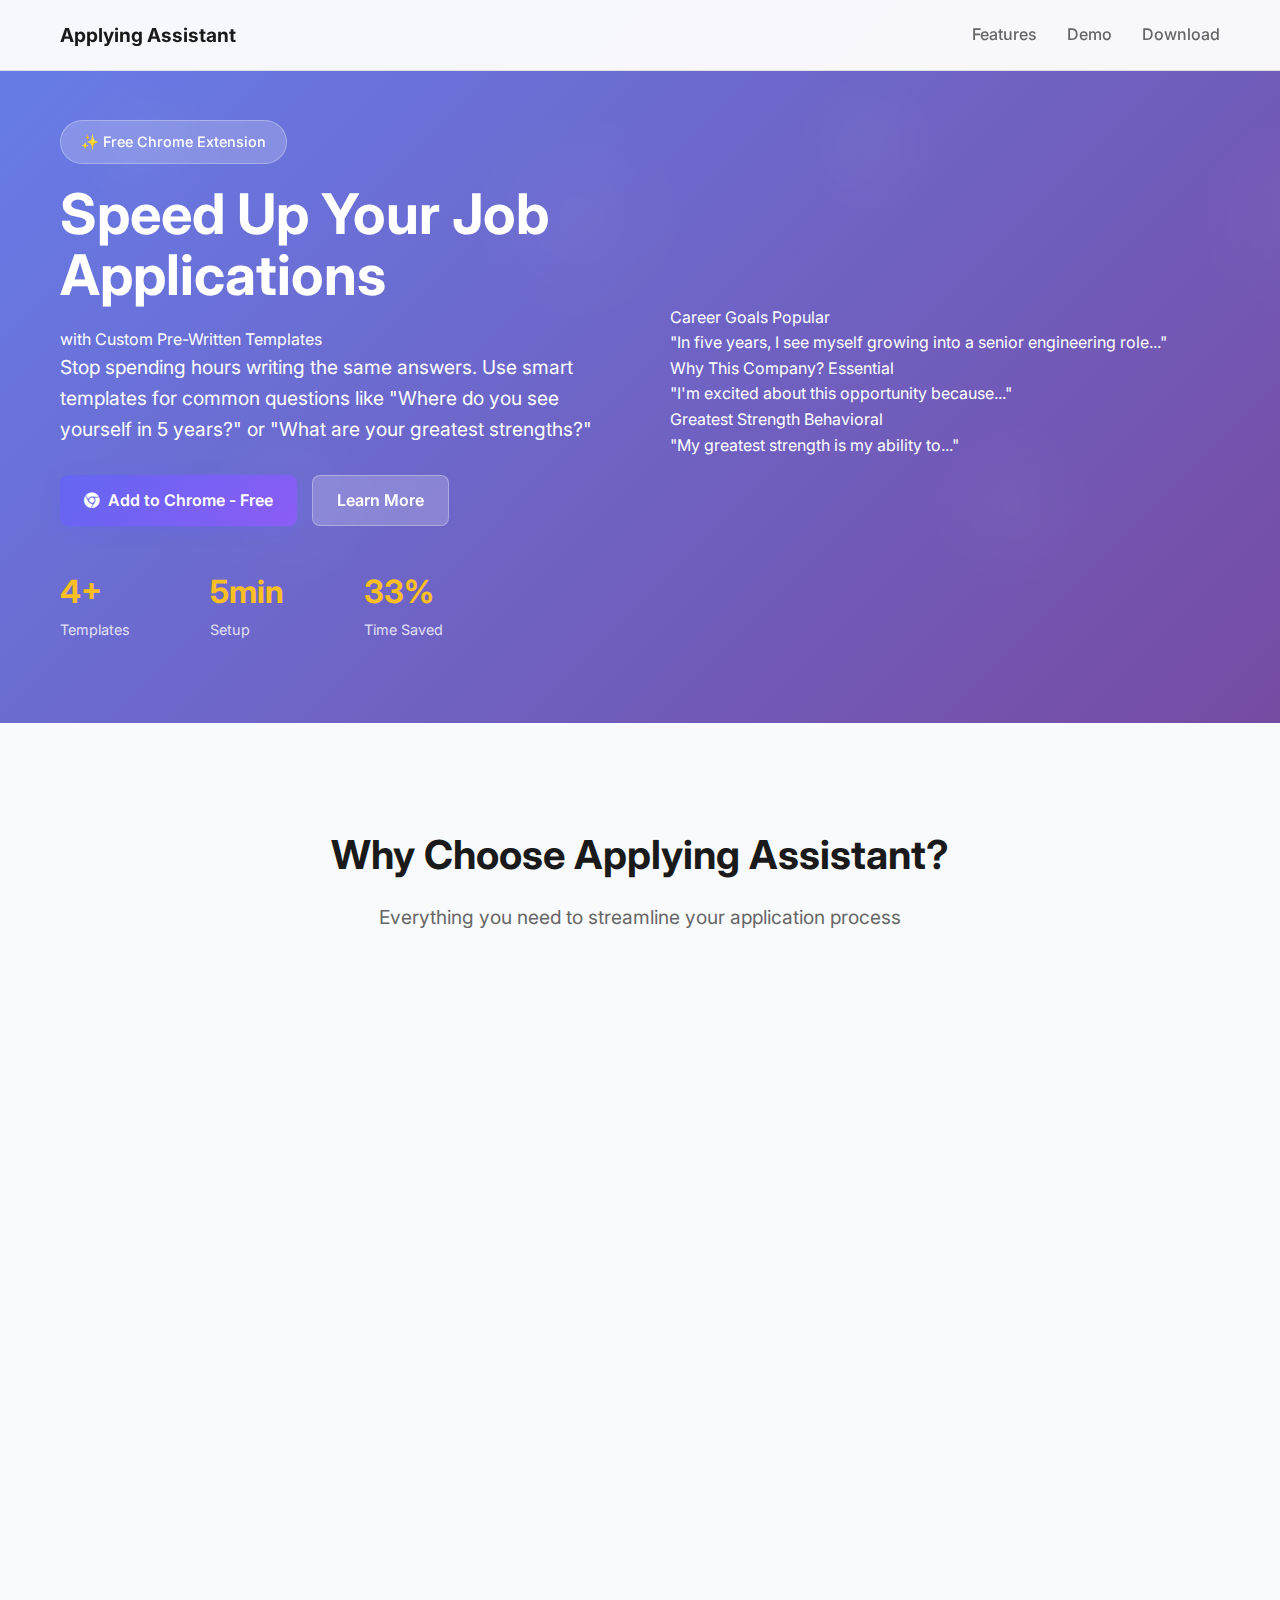
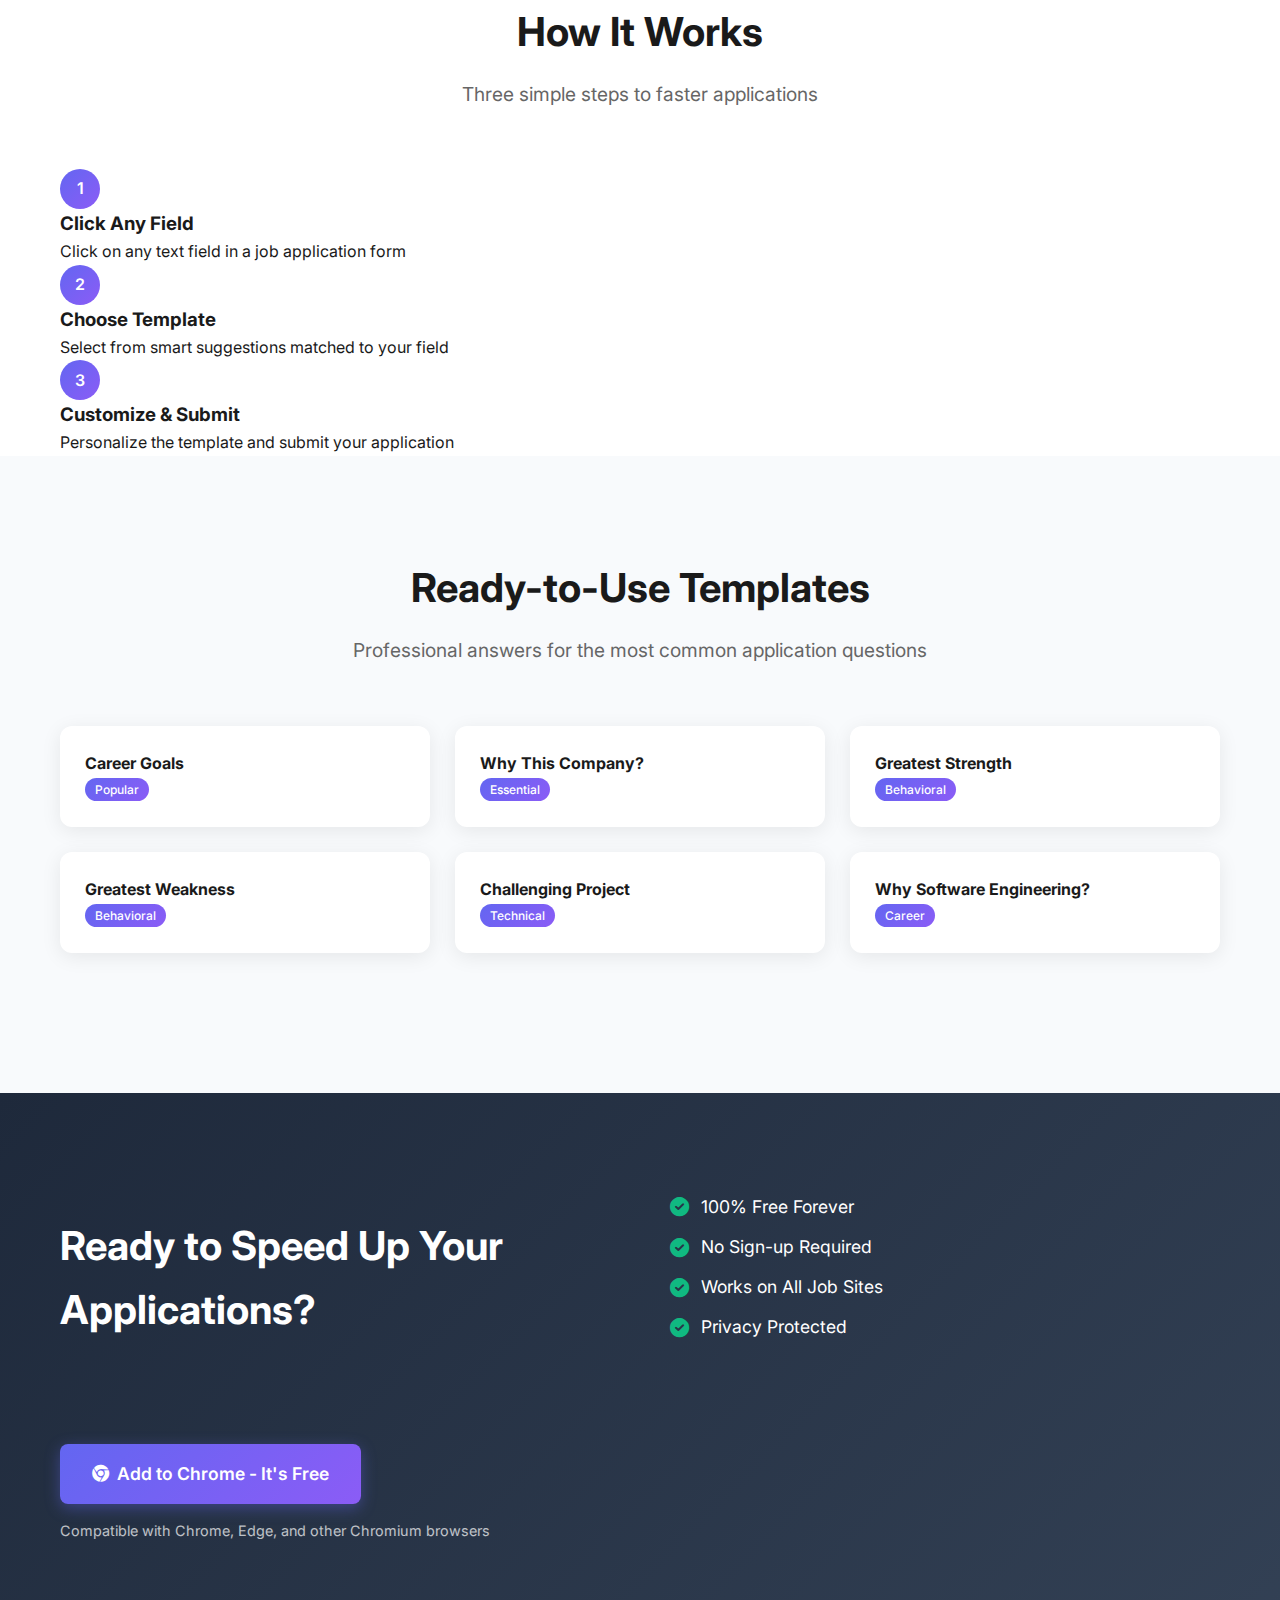
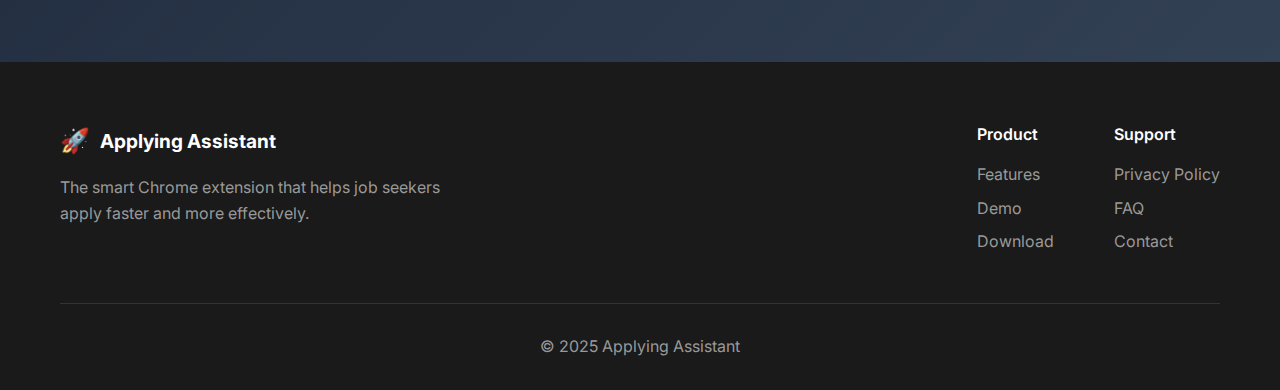
<file: index.html>
<!DOCTYPE html>
<html lang="en">
<head>
    <meta charset="UTF-8">
    <meta name="viewport" content="width=device-width, initial-scale=1.0">
    <title>Applying Assistant - Speed Up Your Job Applications</title>
    <meta name="description" content="The smart Chrome extension for job seekers. Speed up your job applications with pre-written templates for common questions.">
    <link rel="stylesheet" href="landing.css">
    <link href="https://fonts.googleapis.com/css2?family=Inter:wght@300;400;500;600;700&display=swap" rel="stylesheet">
    <link rel="stylesheet" href="https://cdnjs.cloudflare.com/ajax/libs/font-awesome/6.0.0/css/all.min.css">
</head>
<body>
    <!-- Navigation -->
    <nav class="navbar">
        <div class="nav-container">
            <div class="nav-logo">
                <span class="logo-text">Applying Assistant</span>
            </div>
            <div class="nav-links">
                <a href="#features" class="nav-link">Features</a>
                <a href="#demo" class="nav-link">Demo</a>
                <a href="#download" class="nav-link">Download</a>
            </div>
        </div>
    </nav>

    <!-- Hero Section -->
    <section class="hero">
        <div class="hero-container">
            <div class="hero-content">
                <div class="hero-badge">
                    <span class="badge-text">✨ Free Chrome Extension</span>
                </div>
                <h1 class="hero-title">
                    Speed Up Your Job Applications
                </h1>
                <p class="hero-subtitle">
                    <span class="highlight-text">with Custom Pre-Written Templates</span>
                </p>
                <p class="hero-description">
                    Stop spending hours writing the same answers. Use smart templates for common questions like "Where do you see yourself in 5 years?" or "What are your greatest strengths?"
                </p>
                <div class="hero-buttons">
                    <a href="#download" class="btn btn-primary">
                        <i class="fab fa-chrome"></i>
                        Add to Chrome - Free
                    </a>
                    <a href="#features" class="btn btn-secondary">
                        Learn More
                    </a>
                </div>
                <div class="hero-stats">
                    <div class="stat-item">
                        <span class="stat-number">10+</span>
                        <span class="stat-label">Templates</span>
                    </div>
                    <div class="stat-divider"></div>
                    <div class="stat-item">
                        <span class="stat-number">5min</span>
                        <span class="stat-label">Setup</span>
                    </div>
                    <div class="stat-divider"></div>
                    <div class="stat-item">
                        <span class="stat-number">80%</span>
                        <span class="stat-label">Time Saved</span>
                    </div>
                </div>
            </div>
            <div class="hero-visual">
                <div class="visual-cards">
                    <div class="visual-card card-1">
                        <div class="card-header">
                            <span class="card-title">Career Goals</span>
                            <span class="card-tag">Popular</span>
                        </div>
                        <div class="card-preview">
                            "In five years, I see myself growing into a senior engineering role..."
                        </div>
                    </div>
                    <div class="visual-card card-2">
                        <div class="card-header">
                            <span class="card-title">Why This Company?</span>
                            <span class="card-tag">Essential</span>
                        </div>
                        <div class="card-preview">
                            "I'm excited about this opportunity because..."
                        </div>
                    </div>
                    <div class="visual-card card-3">
                        <div class="card-header">
                            <span class="card-title">Greatest Strength</span>
                            <span class="card-tag">Behavioral</span>
                        </div>
                        <div class="card-preview">
                            "My greatest strength is my ability to..."
                        </div>
                    </div>
                </div>
            </div>
        </div>
    </section>

    <!-- Features Section -->
    <section id="features" class="features">
        <div class="container">
            <div class="section-header">
                <h2 class="section-title">Why Choose Applying Assistant?</h2>
                <p class="section-description">
                    Everything you need to streamline your application process
                </p>
            </div>
            <div class="features-grid">
                <div class="feature-card">
                    <div class="feature-icon">
                        <i class="fas fa-bolt"></i>
                    </div>
                    <h3 class="feature-title">Lightning Fast</h3>
                    <p class="feature-description">
                        Insert professional responses instantly
                    </p>
                </div>
                <div class="feature-card">
                    <div class="feature-icon">
                        <i class="fas fa-brain"></i>
                    </div>
                    <h3 class="feature-title">Smart Suggestions</h3>
                    <p class="feature-description">
                        Contextual template matching for the right answer
                    </p>
                </div>
                <div class="feature-card">
                    <div class="feature-icon">
                        <i class="fas fa-edit"></i>
                    </div>
                    <h3 class="feature-title">Fully Customizable</h3>
                    <p class="feature-description">
                        Create and edit your own personalized templates
                    </p>
                </div>
                <div class="feature-card">
                    <div class="feature-icon">
                        <i class="fas fa-shield-alt"></i>
                    </div>
                    <h3 class="feature-title">Privacy First</h3>
                    <p class="feature-description">
                        All data stays local on your device
                    </p>
                </div>
                <div class="feature-card">
                    <div class="feature-icon">
                        <i class="fas fa-keyboard"></i>
                    </div>
                    <h3 class="feature-title">Keyboard Shortcuts</h3>
                    <p class="feature-description">
                        Work faster with Ctrl+Shift+T
                    </p>
                </div>
                <div class="feature-card">
                    <div class="feature-icon">
                        <i class="fas fa-download"></i>
                    </div>
                    <h3 class="feature-title">Import/Export</h3>
                    <p class="feature-description">
                        Backup and sync templates across devices
                    </p>
                </div>
            </div>
        </div>
    </section>

    <!-- How It Works Section -->
    <section id="demo" class="how-it-works">
        <div class="container">
            <div class="section-header">
                <h2 class="section-title">How It Works</h2>
                <p class="section-description">
                    Three simple steps to faster applications
                </p>
            </div>
            <div class="steps-grid">
                <div class="step-card">
                    <div class="step-number">1</div>
                    <h3 class="step-title">Click Any Field</h3>
                    <p class="step-description">Click on any text field in a job application form</p>
                </div>
                <div class="step-card">
                    <div class="step-number">2</div>
                    <h3 class="step-title">Choose Template</h3>
                    <p class="step-description">Select from smart suggestions matched to your field</p>
                </div>
                <div class="step-card">
                    <div class="step-number">3</div>
                    <h3 class="step-title">Customize & Submit</h3>
                    <p class="step-description">Personalize the template and submit your application</p>
                </div>
            </div>
        </div>
    </section>

    <!-- Templates Preview -->
    <section class="templates-preview">
        <div class="container">
            <div class="section-header">
                <h2 class="section-title">Ready-to-Use Templates</h2>
                <p class="section-description">Professional answers for the most common application questions</p>
            </div>
            <div class="templates-grid">
                <div class="template-card">
                    <h4>Career Goals</h4>
                    <span class="template-tag">Popular</span>
                </div>
                <div class="template-card">
                    <h4>Why This Company?</h4>
                    <span class="template-tag">Essential</span>
                </div>
                <div class="template-card">
                    <h4>Greatest Strength</h4>
                    <span class="template-tag">Behavioral</span>
                </div>
                <div class="template-card">
                    <h4>Greatest Weakness</h4>
                    <span class="template-tag">Behavioral</span>
                </div>
                <div class="template-card">
                    <h4>Challenging Project</h4>
                    <span class="template-tag">Technical</span>
                </div>
                <div class="template-card">
                    <h4>Why Software Engineering?</h4>
                    <span class="template-tag">Career</span>
                </div>
            </div>
        </div>
    </section>

    <!-- Download Section -->
    <section id="download" class="download">
        <div class="container">
            <div class="download-content">
                <h2 class="download-title">Ready to Speed Up Your Applications?</h2>
                <div class="download-features">
                    <div class="download-feature">
                        <i class="fas fa-check-circle"></i>
                        <span>100% Free Forever</span>
                    </div>
                    <div class="download-feature">
                        <i class="fas fa-check-circle"></i>
                        <span>No Sign-up Required</span>
                    </div>
                    <div class="download-feature">
                        <i class="fas fa-check-circle"></i>
                        <span>Works on All Job Sites</span>
                    </div>
                    <div class="download-feature">
                        <i class="fas fa-check-circle"></i>
                        <span>Privacy Protected</span>
                    </div>
                </div>
                <div class="download-buttons">
                    <a href="https://chromewebstore.google.com/detail/applying-assistant/jemddgjafimcndlkmbjkpimnedbmccee" class="btn btn-primary btn-large">
                        <i class="fab fa-chrome"></i>
                        Add to Chrome - It's Free
                    </a>
                    <p class="download-note">
                        Compatible with Chrome, Edge, and other Chromium browsers
                    </p>
                </div>
            </div>
        </div>
    </section>

    <!-- Footer -->
    <footer class="footer">
        <div class="container">
            <div class="footer-content">
                <div class="footer-brand">
                    <div class="footer-logo">
                        <span class="logo-icon">🚀</span>
                        <span class="logo-text">Applying Assistant</span>
                    </div>
                    <p class="footer-description">
                        The smart Chrome extension that helps job seekers apply faster and more effectively.
                    </p>
                </div>
                <div class="footer-links">
                    <div class="footer-section">
                        <h4>Product</h4>
                        <a href="#features">Features</a>
                        <a href="#demo">Demo</a>
                        <a href="#download">Download</a>
                    </div>
                    <div class="footer-section">
                        <h4>Support</h4>
                        <a href="PRIVACY_JUSTIFICATIONS.md">Privacy Policy</a>
                        <a href="#faq">FAQ</a>
                        <a href="#contact">Contact</a>
                    </div>
                </div>
            </div>
            <div class="footer-bottom">
                <p>&copy; 2025 Applying Assistant</p>
            </div>
        </div>
    </footer>

    <script src="landing.js"></script>
</body>
</html>
</file>
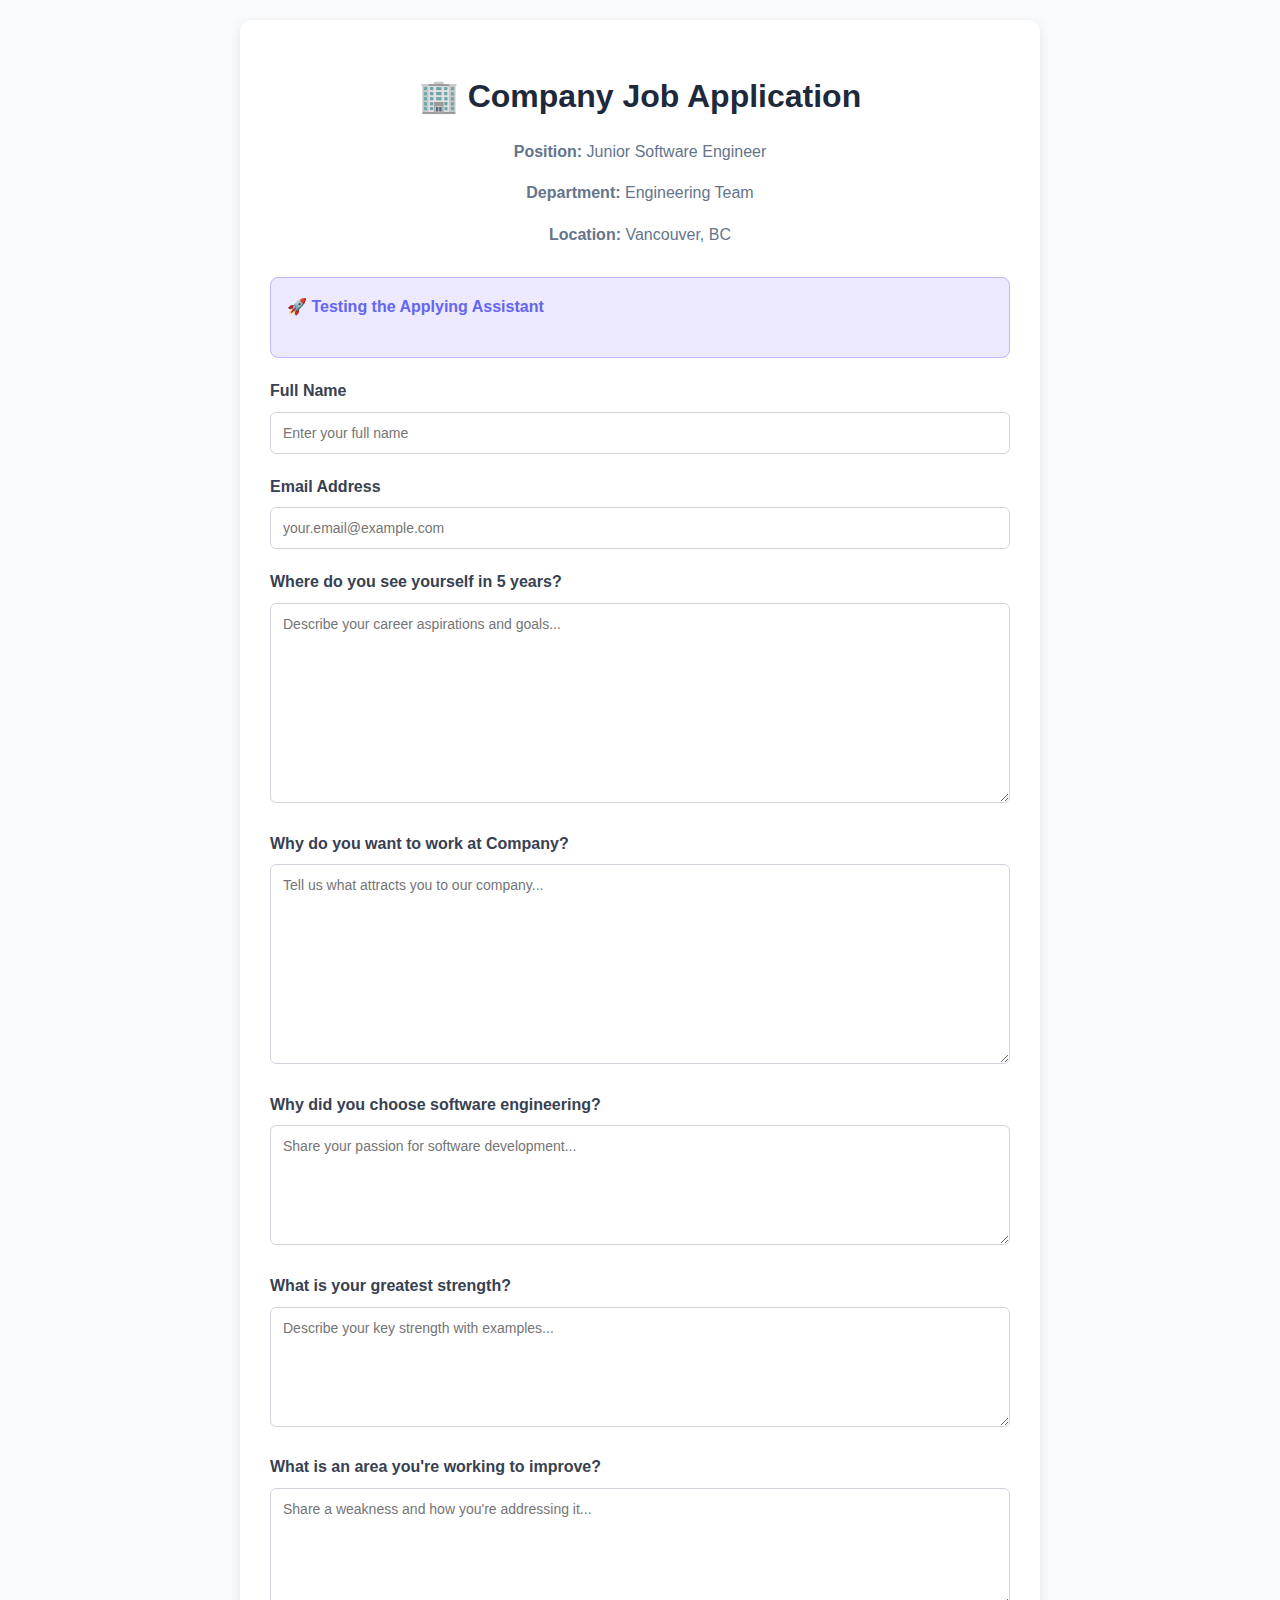
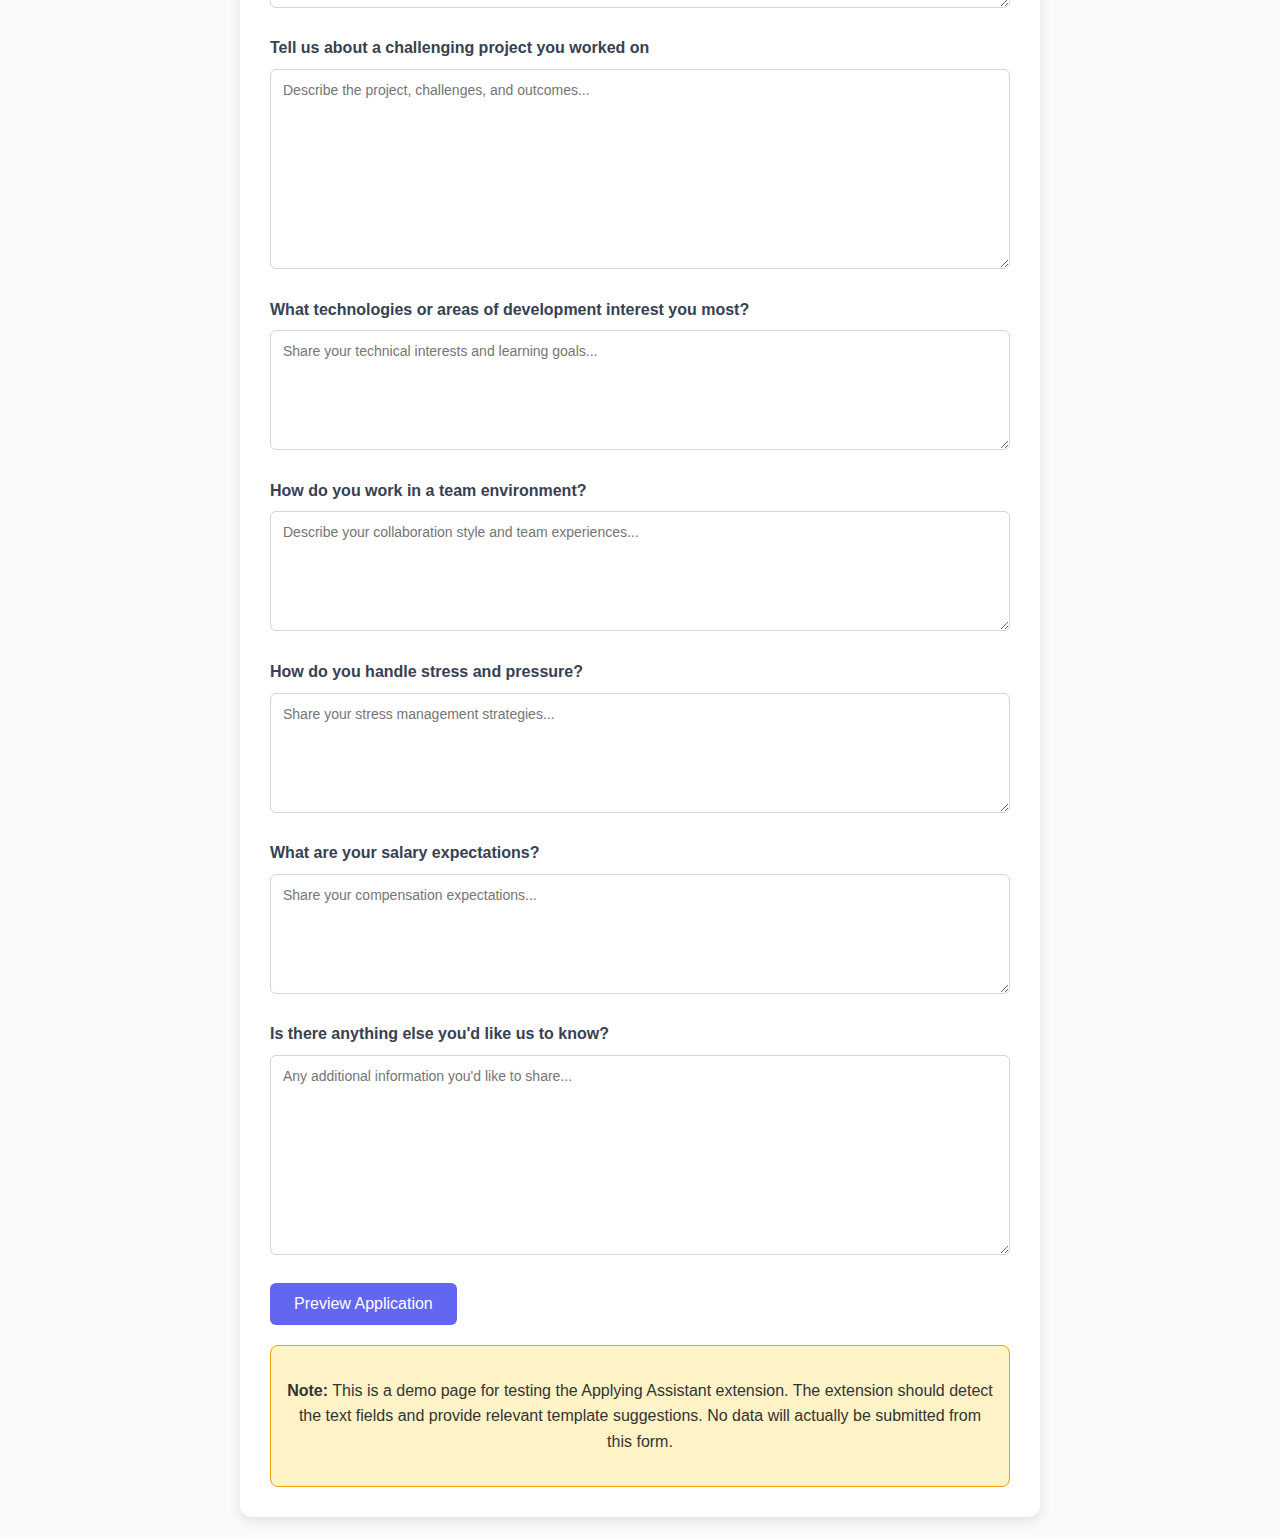
<file: demo.html>
<!DOCTYPE html>
<html lang="en">
<head>
    <meta charset="UTF-8">
    <meta name="viewport" content="width=device-width, initial-scale=1.0">
    <title>Applying Assistant Demo - Test the Extension</title>
    <style>
        body {
            font-family: -apple-system, BlinkMacSystemFont, 'Segoe UI', Roboto, sans-serif;
            max-width: 800px;
            margin: 0 auto;
            padding: 20px;
            line-height: 1.6;
            color: #333;
            background: #f8fafc;
        }
        
        .container {
            background: white;
            padding: 30px;
            border-radius: 12px;
            box-shadow: 0 4px 12px rgba(0, 0, 0, 0.1);
        }
        
        h1 {
            color: #1e293b;
            text-align: center;
            margin-bottom: 10px;
        }
        
        .company-info {
            text-align: center;
            color: #64748b;
            margin-bottom: 30px;
        }
        

        
        .form-group {
            margin-bottom: 20px;
        }
        
        label {
            display: block;
            margin-bottom: 8px;
            font-weight: 600;
            color: #374151;
        }
        
        input[type="text"],
        input[type="email"],
        textarea,
        select {
            width: 100%;
            padding: 12px;
            border: 1px solid #d1d5db;
            border-radius: 6px;
            font-size: 14px;
            font-family: inherit;
            transition: border-color 0.2s;
            box-sizing: border-box;
        }
        
        input:focus,
        textarea:focus,
        select:focus {
            outline: none;
            border-color: #6366f1;
            box-shadow: 0 0 0 3px rgba(99, 102, 241, 0.1);
        }
        
        textarea {
            min-height: 120px;
            resize: vertical;
        }
        
        .large-textarea {
            min-height: 200px;
        }
        
        .instructions {
            background: #ede9fe;
            border: 1px solid #c4b5fd;
            border-radius: 8px;
            padding: 16px;
            margin-bottom: 20px;
        }
        
        .instructions h4 {
            margin-top: 0;
            color: #6366f1;
        }
        
        .instructions ul {
            margin-bottom: 0;
        }
        
        .btn {
            background: #6366f1;
            color: white;
            padding: 12px 24px;
            border: none;
            border-radius: 6px;
            cursor: pointer;
            font-size: 16px;
            font-weight: 500;
            transition: background 0.2s;
        }
        
        .btn:hover {
            background: #5855eb;
        }
        
        .demo-note {
            background: #fef3c7;
            border: 1px solid #f59e0b;
            border-radius: 8px;
            padding: 16px;
            margin-top: 20px;
            text-align: center;
        }
        

    </style>
</head>
<body>
    <div class="container">
        <h1>🏢 Company Job Application</h1>
        <div class="company-info">
            <p><strong>Position:</strong> Junior Software Engineer</p>
            <p><strong>Department:</strong> Engineering Team</p>
            <p><strong>Location:</strong> Vancouver, BC</p>
        </div>

        <div class="instructions">
            <h4>🚀 Testing the Applying Assistant</h4>
        </div>

        <form>
            <div class="form-group">
                <label for="name">Full Name</label>
                <input type="text" id="name" name="name" placeholder="Enter your full name">
            </div>
            
            <div class="form-group">
                <label for="email">Email Address</label>
                <input type="email" id="email" name="email" placeholder="your.email@example.com">
            </div>

            <div class="form-group">
                <label for="career-goals">Where do you see yourself in 5 years?</label>
                <textarea id="career-goals" name="career-goals" placeholder="Describe your career aspirations and goals..." class="large-textarea"></textarea>
            </div>

            <div class="form-group">
                <label for="why-company">Why do you want to work at Company?</label>
                <textarea id="why-company" name="why-company" placeholder="Tell us what attracts you to our company..." class="large-textarea"></textarea>
            </div>

            <div class="form-group">
                <label for="why-engineering">Why did you choose software engineering?</label>
                <textarea id="why-engineering" name="why-engineering" placeholder="Share your passion for software development..."></textarea>
            </div>

            <div class="form-group">
                <label for="strength">What is your greatest strength?</label>
                <textarea id="strength" name="strength" placeholder="Describe your key strength with examples..."></textarea>
            </div>

            <div class="form-group">
                <label for="weakness">What is an area you're working to improve?</label>
                <textarea id="weakness" name="weakness" placeholder="Share a weakness and how you're addressing it..."></textarea>
            </div>

            <div class="form-group">
                <label for="challenging-project">Tell us about a challenging project you worked on</label>
                <textarea id="challenging-project" name="challenging-project" placeholder="Describe the project, challenges, and outcomes..." class="large-textarea"></textarea>
            </div>

            <div class="form-group">
                <label for="technical-interests">What technologies or areas of development interest you most?</label>
                <textarea id="technical-interests" name="technical-interests" placeholder="Share your technical interests and learning goals..."></textarea>
            </div>

            <div class="form-group">
                <label for="team-work">How do you work in a team environment?</label>
                <textarea id="team-work" name="team-work" placeholder="Describe your collaboration style and team experiences..."></textarea>
            </div>

            <div class="form-group">
                <label for="handle-stress">How do you handle stress and pressure?</label>
                <textarea id="handle-stress" name="handle-stress" placeholder="Share your stress management strategies..."></textarea>
            </div>

            <div class="form-group">
                <label for="salary-expectations">What are your salary expectations?</label>
                <textarea id="salary-expectations" name="salary-expectations" placeholder="Share your compensation expectations..."></textarea>
            </div>

            <div class="form-group">
                <label for="additional-info">Is there anything else you'd like us to know?</label>
                <textarea id="additional-info" name="additional-info" placeholder="Any additional information you'd like to share..." class="large-textarea"></textarea>
            </div>

            <div class="form-group">
                <button type="button" class="btn" onclick="showFormData()">Preview Application</button>
            </div>
        </form>

        <div class="demo-note">
            <p><strong>Note:</strong> This is a demo page for testing the Applying Assistant extension. 
            The extension should detect the text fields and provide relevant template suggestions. 
            No data will actually be submitted from this form.</p>
        </div>
    </div>

    <script>
        function showFormData() {
            const formData = new FormData(document.querySelector('form'));
            let output = 'Form Data Preview:\n\n';
            
            for (let [key, value] of formData.entries()) {
                if (value.trim()) {
                    output += `${key.replace('-', ' ').toUpperCase()}:\n${value}\n\n`;
                }
            }
            
            if (output === 'Form Data Preview:\n\n') {
                alert('Please fill out some fields first to see the preview!');
            } else {
                alert(output);
            }
        }

        // Add some visual feedback for the demo
        document.addEventListener('DOMContentLoaded', function() {
            const inputs = document.querySelectorAll('input, textarea');
            
            inputs.forEach(input => {
                input.addEventListener('focus', function() {
                    this.style.backgroundColor = '#f0f9ff';
                });
                
                input.addEventListener('blur', function() {
                    this.style.backgroundColor = '';
                });
            });
        });

        // Log when fields are detected (for debugging)
        console.log('Demo page loaded. Applying Assistant should detect', 
                   document.querySelectorAll('input, textarea').length, 'form fields.');
    </script>
</body>
</html>
</file>
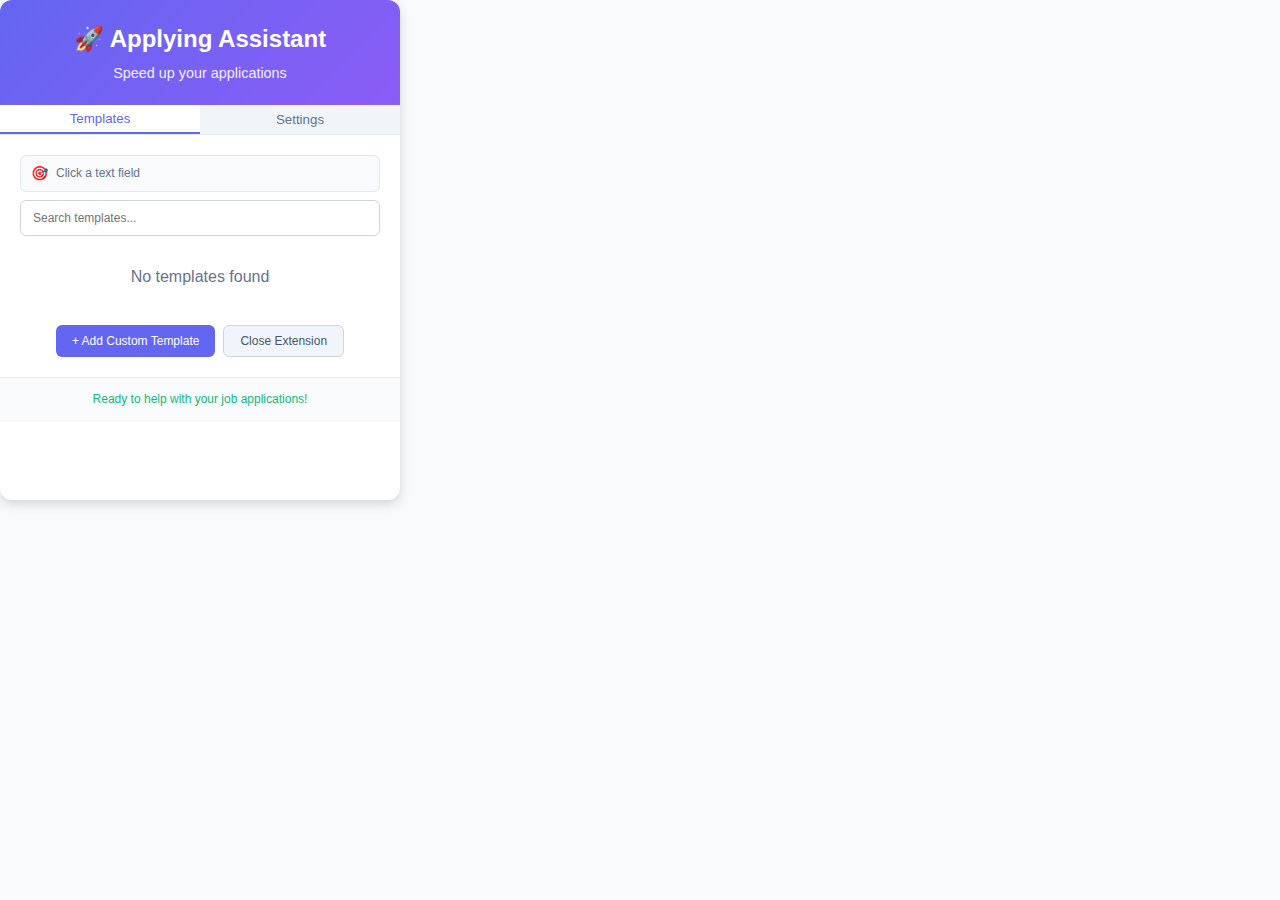
<file: popup.html>
<!DOCTYPE html>
<html lang="en">
<head>
    <meta charset="UTF-8">
    <meta name="viewport" content="width=device-width, initial-scale=1.0">
    <title>Applying Assistant</title>
    <link rel="stylesheet" href="popup.css">
</head>
<body>
    <div class="container">
        <header class="header">
            <div class="logo">
                <h1>🚀 Applying Assistant</h1>
                <p>Speed up your applications</p>
            </div>
        </header>

        <div class="tabs">
            <button class="tab-button active" data-tab="templates">Templates</button>
            <button class="tab-button" data-tab="settings">Settings</button>
        </div>

        <div class="tab-content" id="templates-tab">
            <div class="field-status" id="field-status">
                <div class="status-indicator">
                    <span class="status-icon">🎯</span>
                    <span class="status-text">Click a text field</span>
                </div>
            </div>
            
            <div class="search-container">
                <input type="text" id="template-search" placeholder="Search templates..." class="search-input">
            </div>
            


            <div class="template-list" id="template-list">
                <!-- Templates will be populated by JavaScript -->
            </div>

            <div class="actions">
                <button id="add-template" class="btn btn-primary">+ Add Custom Template</button>
                <button id="close-extension" class="btn btn-secondary">Close Extension</button>
            </div>
        </div>

        <div class="tab-content hidden" id="settings-tab">
            <div class="settings-section">
                <h3>General Settings</h3>
                
                <div class="setting-item">
                    <label for="auto-detect">
                        <input type="checkbox" id="auto-detect" checked>
                        Auto-detect form fields
                    </label>
                    <p class="setting-description">Automatically highlight text areas and input fields on application forms</p>
                </div>

                <div class="setting-item">
                    <label for="show-suggestions">
                        <input type="checkbox" id="show-suggestions" checked>
                        Show template suggestions
                    </label>
                    <p class="setting-description">Display relevant template suggestions based on field labels</p>
                </div>

                <div class="setting-item">
                    <label for="keyboard-shortcuts">
                        <input type="checkbox" id="keyboard-shortcuts" checked>
                        Enable keyboard shortcuts
                    </label>
                    <p class="setting-description">Use Ctrl+Shift+T to toggle template suggestions</p>
                </div>
            </div>

            <div class="settings-section">
                <h3>Data Management</h3>
                <div class="actions">
                    <button id="export-templates" class="btn btn-secondary">Export Templates</button>
                    <button id="import-templates" class="btn btn-secondary">Import Templates</button>
                    <button id="reset-templates" class="btn btn-danger">Reset to Defaults</button>
                </div>
            </div>
        </div>

        <footer class="footer">
            <div class="status" id="status-message"></div>
        </footer>
    </div>

    <!-- Template Creation Modal -->
    <div id="template-modal" class="modal hidden">
        <div class="modal-content">
            <div class="modal-header">
                <h3>Create Custom Template</h3>
                <button class="modal-close">&times;</button>
            </div>
            <div class="modal-body">
                <div class="form-group">
                    <label for="template-title">Template Title</label>
                    <input type="text" id="template-title" placeholder="e.g., Why this company?">
                </div>

                <div class="form-group">
                    <label for="template-text">Template Text</label>
                    <textarea id="template-text" rows="6" placeholder="Enter your template text here..."></textarea>
                </div>
            </div>
            <div class="modal-footer">
                <button id="save-template" class="btn btn-primary">Save Template</button>
                <button id="cancel-template" class="btn btn-secondary">Cancel</button>
            </div>
        </div>
    </div>

    <script src="popup.js"></script>
</body>
</html>
</file>
<file: popup.css>
* {
    margin: 0;
    padding: 0;
    box-sizing: border-box;
}

body {
    font-family: -apple-system, BlinkMacSystemFont, 'Segoe UI', Roboto, Oxygen, Ubuntu, Cantarell, sans-serif;
    background: #f8fafc;
    color: #334155;
    line-height: 1.6;
}

.container {
    width: 400px;
    min-height: 500px;
    background: white;
    border-radius: 12px;
    box-shadow: 0 4px 12px rgba(0, 0, 0, 0.15);
    overflow: hidden;
}

/* Header */
.header {
    background: linear-gradient(135deg, #6366f1 0%, #8b5cf6 100%);
    color: white;
    padding: 20px;
    text-align: center;
}

.logo h1 {
    font-size: 1.5em;
    font-weight: 700;
    margin-bottom: 4px;
}

.logo p {
    font-size: 0.9em;
    opacity: 0.9;
}

/* Tabs */
.tabs {
    display: flex;
    background: #f1f5f9;
    border-bottom: 1px solid #e2e8f0;
}

.tab-button {
    flex: 1;
    padding: 6px 10px;
    background: none;
    border: none;
    cursor: pointer;
    font-weight: 500;
    color: #64748b;
    transition: all 0.2s;
}

.tab-button.active {
    background: white;
    color: #6366f1;
    border-bottom: 2px solid #6366f1;
}

.tab-button:hover {
    background: #e2e8f0;
}

/* Tab Content */
.tab-content {
    padding: 20px;
}

.tab-content.hidden {
    display: none;
}

/* Search */
/* Field Status */
.field-status {
    margin-bottom: 8px;
    padding: 6px 10px;
    background: #f8fafc;
    border: 1px solid #e2e8f0;
    border-radius: 6px;
}

.status-indicator {
    display: flex;
    align-items: center;
    gap: 8px;
}

.status-icon {
    font-size: 14px;
}

.status-text {
    font-size: 12px;
    color: #64748b;
    font-weight: 500;
}

.field-status.active {
    background: #eff6ff;
    border-color: #3b82f6;
}

.field-status.active .status-text {
    color: #1e40af;
}

.search-container {
    margin-bottom: 8px;
}

.search-input {
    width: 100%;
    padding: 10px 12px;
    border: 1px solid #d1d5db;
    border-radius: 6px;
    font-size: 12px;
    transition: border-color 0.2s;
}

.search-input:focus {
    outline: none;
    border-color: #6366f1;
    box-shadow: 0 0 0 3px rgba(99, 102, 241, 0.1);
}



/* Template List */
.template-list {
    max-height: 300px;
    overflow-y: auto;
    margin-bottom: 8px;
}

.template-item {
    background: #f8fafc;
    border: 1px solid #e2e8f0;
    border-radius: 6px;
    padding: 6px 10px;
    margin-bottom: 8px;
    cursor: pointer;
    transition: all 0.2s;
}

.template-item:hover {
    background: #f1f5f9;
    border-color: #6366f1;
}

.template-title {
    font-weight: 600;
    color: #1e293b;
    margin-bottom: 4px;
}



.template-preview {
    font-size: 13px;
    color: #64748b;
    line-height: 1.4;
    overflow: hidden;
    display: -webkit-box;
    -webkit-line-clamp: 2;
    -webkit-box-orient: vertical;
}

.template-actions {
    margin-top: 8px;
    display: flex;
    gap: 8px;
}

/* Buttons */
.btn {
    padding: 8px 16px;
    border: none;
    border-radius: 6px;
    cursor: pointer;
    font-size: 12px;
    font-weight: 500;
    transition: all 0.2s;
    text-decoration: none;
    display: inline-block;
    text-align: center;
}

.btn-primary {
    background: #6366f1;
    color: white;
}

.btn-primary:hover {
    background: #5855eb;
}

.btn-secondary {
    background: #f1f5f9;
    color: #475569;
    border: 1px solid #d1d5db;
}

.btn-secondary:hover {
    background: #e2e8f0;
}

.btn-danger {
    background: #ef4444;
    color: white;
}

.btn-danger:hover {
    background: #dc2626;
}

.btn-small {
    padding: 4px 8px;
    font-size: 12px;
}

/* Actions */
.actions {
    display: flex;
    gap: 8px;
    flex-wrap: wrap;
    justify-content: center;
    margin-top: 16px;
}

/* Settings */
.settings-section {
    margin-bottom: 24px;
}

.settings-section h3 {
    color: #1e293b;
    margin-bottom: 8px;
    font-size: 1.1em;
}

.setting-item {
    margin-bottom: 8px;
}

.setting-item label {
    display: flex;
    align-items: center;
    cursor: pointer;
    font-weight: 500;
}

.setting-item input[type="checkbox"] {
    margin-right: 8px;
    transform: scale(1.1);
}

.setting-description {
    font-size: 13px;
    color: #64748b;
    margin-top: 4px;
    margin-left: 24px;
}

/* Modal */
.modal {
    position: fixed;
    top: 0;
    left: 0;
    right: 0;
    bottom: 0;
    background: rgba(0, 0, 0, 0.5);
    display: flex;
    align-items: center;
    justify-content: center;
    z-index: 1000;
}

.modal.hidden {
    display: none;
}

.modal-content {
    background: white;
    border-radius: 12px;
    width: 90%;
    max-width: 500px;
    max-height: 90vh;
    overflow-y: auto;
}

.modal-header {
    padding: 20px;
    border-bottom: 1px solid #e2e8f0;
    display: flex;
    justify-content: space-between;
    align-items: center;
}

.modal-header h3 {
    color: #1e293b;
}

.modal-close {
    background: none;
    border: none;
    font-size: 24px;
    cursor: pointer;
    color: #64748b;
    line-height: 1;
}

.modal-body {
    padding: 20px;
}

.modal-footer {
    padding: 20px;
    border-top: 1px solid #e2e8f0;
    display: flex;
    gap: 12px;
    justify-content: flex-end;
}

/* Form Groups */
.form-group {
    margin-bottom: 8px;
}

.form-group label {
    display: block;
    margin-bottom: 6px;
    font-weight: 500;
    color: #374151;
}

.form-group input,
.form-group select,
.form-group textarea {
    width: 100%;
    padding: 10px 12px;
    border: 1px solid #d1d5db;
    border-radius: 6px;
    font-size: 12px;
    transition: border-color 0.2s;
}

.form-group input:focus,
.form-group select:focus,
.form-group textarea:focus {
    outline: none;
    border-color: #6366f1;
    box-shadow: 0 0 0 3px rgba(99, 102, 241, 0.1);
}

.form-group textarea {
    resize: vertical;
    min-height: 100px;
}

/* Footer */
.footer {
    padding: 12px 20px;
    background: #f8fafc;
    border-top: 1px solid #e2e8f0;
    text-align: center;
}

.status {
    font-size: 12px;
    color: #64748b;
}

/* Scrollbar */
.template-list::-webkit-scrollbar {
    width: 6px;
}

.template-list::-webkit-scrollbar-track {
    background: #f1f5f9;
    border-radius: 3px;
}

.template-list::-webkit-scrollbar-thumb {
    background: #cbd5e1;
    border-radius: 3px;
}

.template-list::-webkit-scrollbar-thumb:hover {
    background: #94a3b8;
}

/* Animations */
@keyframes fadeIn {
    from { opacity: 0; transform: translateY(10px); }
    to { opacity: 1; transform: translateY(0); }
}

.template-item {
    animation: fadeIn 0.2s ease-out;
}
</file>
<file: landing.css>
/* Reset and Base Styles */
* {
    margin: 0;
    padding: 0;
    box-sizing: border-box;
}

html {
    scroll-behavior: smooth;
}

body {
    font-family: 'Inter', -apple-system, BlinkMacSystemFont, 'Segoe UI', Roboto, sans-serif;
    line-height: 1.6;
    color: #1a1a1a;
    background: #ffffff;
    overflow-x: hidden;
}

.container {
    max-width: 1200px;
    margin: 0 auto;
    padding: 0 20px;
}

/* Navigation */
.navbar {
    position: fixed;
    top: 0;
    left: 0;
    right: 0;
    background: rgba(255, 255, 255, 0.95);
    backdrop-filter: blur(10px);
    border-bottom: 1px solid rgba(0, 0, 0, 0.1);
    z-index: 1000;
    transition: all 0.3s ease;
}

.nav-container {
    max-width: 1200px;
    margin: 0 auto;
    padding: 0 20px;
    display: flex;
    justify-content: space-between;
    align-items: center;
    height: 70px;
}

.nav-logo {
    display: flex;
    align-items: center;
    gap: 10px;
    font-weight: 700;
    font-size: 1.2rem;
    color: #1a1a1a;
    text-decoration: none;
}

.logo-icon {
    font-size: 1.5rem;
}

.nav-links {
    display: flex;
    gap: 30px;
}

.nav-link {
    color: #666;
    text-decoration: none;
    font-weight: 500;
    transition: color 0.3s ease;
    position: relative;
}

.nav-link:hover {
    color: #6366f1;
}

.nav-link::after {
    content: '';
    position: absolute;
    bottom: -5px;
    left: 0;
    width: 0;
    height: 2px;
    background: linear-gradient(90deg, #6366f1, #8b5cf6);
    transition: width 0.3s ease;
}

.nav-link:hover::after {
    width: 100%;
}

/* Hero Section */
.hero {
    padding: 120px 0 80px;
    background: linear-gradient(135deg, #667eea 0%, #764ba2 100%);
    color: white;
    position: relative;
    overflow: hidden;
}

.hero::before {
    content: '';
    position: absolute;
    top: 0;
    left: 0;
    right: 0;
    bottom: 0;
    background: url('data:image/svg+xml,<svg xmlns="http://www.w3.org/2000/svg" viewBox="0 0 1000 1000"><defs><radialGradient id="a" cx="50%" cy="50%"><stop offset="0%" stop-color="%23ffffff" stop-opacity="0.1"/><stop offset="100%" stop-color="%23ffffff" stop-opacity="0"/></radialGradient></defs><circle cx="200" cy="200" r="100" fill="url(%23a)"/><circle cx="800" cy="300" r="150" fill="url(%23a)"/><circle cx="400" cy="700" r="120" fill="url(%23a)"/></svg>');
    opacity: 0.3;
}

.hero-container {
    max-width: 1200px;
    margin: 0 auto;
    padding: 0 20px;
    display: grid;
    grid-template-columns: 1fr 1fr;
    gap: 60px;
    align-items: center;
    position: relative;
    z-index: 1;
}

.hero-badge {
    display: inline-block;
    background: rgba(255, 255, 255, 0.2);
    border: 1px solid rgba(255, 255, 255, 0.3);
    border-radius: 50px;
    padding: 8px 20px;
    margin-bottom: 20px;
    backdrop-filter: blur(10px);
}

.badge-text {
    font-size: 0.9rem;
    font-weight: 500;
}

.hero-title {
    font-size: 3.5rem;
    font-weight: 700;
    line-height: 1.1;
    margin-bottom: 20px;
}

.gradient-text {
    background: linear-gradient(135deg, #fbbf24, #f59e0b);
    -webkit-background-clip: text;
    -webkit-text-fill-color: transparent;
    background-clip: text;
}

.hero-description {
    font-size: 1.2rem;
    line-height: 1.6;
    margin-bottom: 30px;
    opacity: 0.9;
}

.hero-buttons {
    display: flex;
    gap: 15px;
    margin-bottom: 40px;
}

.btn {
    display: inline-flex;
    align-items: center;
    gap: 8px;
    padding: 12px 24px;
    border-radius: 8px;
    text-decoration: none;
    font-weight: 600;
    font-size: 1rem;
    transition: all 0.3s ease;
    border: none;
    cursor: pointer;
}

.btn-primary {
    background: linear-gradient(135deg, #6366f1, #8b5cf6);
    color: white;
    box-shadow: 0 4px 15px rgba(99, 102, 241, 0.4);
}

.btn-primary:hover {
    transform: translateY(-2px);
    box-shadow: 0 8px 25px rgba(99, 102, 241, 0.6);
}

.btn-secondary {
    background: rgba(255, 255, 255, 0.2);
    color: white;
    border: 1px solid rgba(255, 255, 255, 0.3);
    backdrop-filter: blur(10px);
}

.btn-secondary:hover {
    background: rgba(255, 255, 255, 0.3);
    transform: translateY(-2px);
}

.btn-large {
    padding: 16px 32px;
    font-size: 1.1rem;
}

.btn-outline {
    background: transparent;
    color: #6366f1;
    border: 2px solid #6366f1;
}

.btn-outline:hover {
    background: #6366f1;
    color: white;
}

.hero-stats {
    display: flex;
    gap: 40px;
}

.stat {
    text-align: center;
}

.stat-number {
    display: block;
    font-size: 2rem;
    font-weight: 700;
    color: #fbbf24;
}

.stat-label {
    font-size: 0.9rem;
    opacity: 0.8;
}

/* Hero Visual */
.hero-visual {
    position: relative;
}

.extension-preview {
    position: relative;
    animation: float 6s ease-in-out infinite;
}

@keyframes float {
    0%, 100% { transform: translateY(0px); }
    50% { transform: translateY(-20px); }
}

.browser-mockup {
    background: white;
    border-radius: 12px;
    box-shadow: 0 20px 60px rgba(0, 0, 0, 0.3);
    overflow: hidden;
    color: #1a1a1a;
}

.browser-header {
    background: #f5f5f5;
    padding: 12px 16px;
    display: flex;
    align-items: center;
    gap: 12px;
    border-bottom: 1px solid #e5e5e5;
}

.browser-buttons {
    display: flex;
    gap: 6px;
}

.browser-buttons span {
    width: 12px;
    height: 12px;
    border-radius: 50%;
}

.btn-close { background: #ff5f57; }
.btn-minimize { background: #ffbd2e; }
.btn-maximize { background: #28ca42; }

.browser-url {
    flex: 1;
    background: white;
    padding: 6px 12px;
    border-radius: 6px;
    font-size: 0.9rem;
    color: #666;
}

.extension-icon {
    font-size: 1.2rem;
}

.browser-content {
    padding: 20px;
}

.form-field label {
    display: block;
    font-weight: 600;
    margin-bottom: 8px;
    color: #374151;
}

.textarea-container {
    position: relative;
}

.form-textarea {
    width: 100%;
    min-height: 120px;
    padding: 12px;
    border: 2px solid #e5e7eb;
    border-radius: 8px;
    font-family: inherit;
    font-size: 0.9rem;
    resize: vertical;
    transition: border-color 0.3s ease;
}

.form-textarea:focus {
    outline: none;
    border-color: #6366f1;
}

.template-suggestion {
    position: absolute;
    top: 100%;
    left: 0;
    right: 0;
    background: white;
    border: 1px solid #e5e7eb;
    border-top: none;
    border-radius: 0 0 8px 8px;
    box-shadow: 0 4px 12px rgba(0, 0, 0, 0.1);
    animation: slideDown 0.3s ease;
}

@keyframes slideDown {
    from { opacity: 0; transform: translateY(-10px); }
    to { opacity: 1; transform: translateY(0); }
}

.suggestion-header {
    padding: 12px;
    background: #f8fafc;
    border-bottom: 1px solid #e5e7eb;
    display: flex;
    align-items: center;
    gap: 8px;
    font-weight: 600;
    font-size: 0.9rem;
    color: #6366f1;
}

.suggestion-preview {
    padding: 12px;
    font-size: 0.85rem;
    color: #666;
    font-style: italic;
}

/* Features Section */
.features {
    padding: 100px 0;
    background: #f8fafc;
}

.section-header {
    text-align: center;
    margin-bottom: 60px;
}

.section-title {
    font-size: 2.5rem;
    font-weight: 700;
    color: #1a1a1a;
    margin-bottom: 15px;
}

.section-description {
    font-size: 1.2rem;
    color: #666;
    max-width: 600px;
    margin: 0 auto;
}

.features-grid {
    display: grid;
    grid-template-columns: repeat(auto-fit, minmax(350px, 1fr));
    gap: 30px;
}

.feature-card {
    background: white;
    padding: 30px;
    border-radius: 12px;
    box-shadow: 0 4px 20px rgba(0, 0, 0, 0.08);
    transition: all 0.3s ease;
    border: 1px solid #f1f5f9;
}

.feature-card:hover {
    transform: translateY(-5px);
    box-shadow: 0 8px 30px rgba(0, 0, 0, 0.12);
}

.feature-icon {
    width: 60px;
    height: 60px;
    background: linear-gradient(135deg, #6366f1, #8b5cf6);
    border-radius: 12px;
    display: flex;
    align-items: center;
    justify-content: center;
    margin-bottom: 20px;
    color: white;
    font-size: 1.5rem;
}

.feature-title {
    font-size: 1.3rem;
    font-weight: 600;
    color: #1a1a1a;
    margin-bottom: 12px;
}

.feature-description {
    color: #666;
    line-height: 1.6;
}

/* Demo Section */
.demo {
    padding: 100px 0;
    background: white;
}

.demo-container {
    display: grid;
    grid-template-columns: 1fr 1fr;
    gap: 60px;
    align-items: center;
}

.demo-steps {
    space-y: 30px;
}

.step {
    display: flex;
    gap: 20px;
    padding: 20px;
    border-radius: 12px;
    transition: all 0.3s ease;
    cursor: pointer;
    opacity: 0.6;
}

.step.active {
    background: #f8fafc;
    opacity: 1;
    border: 1px solid #e2e8f0;
}

.step-number {
    width: 40px;
    height: 40px;
    background: linear-gradient(135deg, #6366f1, #8b5cf6);
    color: white;
    border-radius: 50%;
    display: flex;
    align-items: center;
    justify-content: center;
    font-weight: 600;
    flex-shrink: 0;
}

.step.active .step-number {
    background: linear-gradient(135deg, #10b981, #059669);
}

.step-content h3 {
    font-size: 1.2rem;
    font-weight: 600;
    color: #1a1a1a;
    margin-bottom: 8px;
}

.step-content p {
    color: #666;
    line-height: 1.5;
}

.demo-visual {
    position: relative;
    height: 400px;
}

.demo-screen {
    position: absolute;
    top: 0;
    left: 0;
    right: 0;
    bottom: 0;
    opacity: 0;
    transition: opacity 0.5s ease;
}

.demo-screen.active {
    opacity: 1;
}

.application-form {
    background: white;
    border: 1px solid #e5e7eb;
    border-radius: 12px;
    padding: 30px;
    box-shadow: 0 8px 30px rgba(0, 0, 0, 0.1);
}

.application-form h4 {
    font-size: 1.3rem;
    font-weight: 600;
    color: #1a1a1a;
    margin-bottom: 20px;
    padding-bottom: 15px;
    border-bottom: 1px solid #e5e7eb;
}

.form-group {
    position: relative;
}

.form-group label {
    display: block;
    font-weight: 600;
    margin-bottom: 8px;
    color: #374151;
}

.demo-textarea {
    width: 100%;
    min-height: 120px;
    padding: 12px;
    border: 2px solid #e5e7eb;
    border-radius: 8px;
    font-family: inherit;
    font-size: 0.9rem;
    resize: vertical;
    transition: all 0.3s ease;
}

.demo-textarea.focused {
    border-color: #6366f1;
    box-shadow: 0 0 0 3px rgba(99, 102, 241, 0.1);
}

.demo-textarea.filled {
    border-color: #10b981;
    background: #f0fdf4;
}

.template-popup {
    position: absolute;
    top: 100%;
    left: 0;
    right: 0;
    background: white;
    border: 1px solid #e5e7eb;
    border-top: none;
    border-radius: 0 0 8px 8px;
    box-shadow: 0 4px 12px rgba(0, 0, 0, 0.15);
    z-index: 10;
}

.popup-header {
    padding: 12px;
    background: #f8fafc;
    border-bottom: 1px solid #e5e7eb;
    font-weight: 600;
    font-size: 0.9rem;
    color: #6366f1;
}

.template-options {
    padding: 8px 0;
}

.template-option {
    padding: 10px 16px;
    cursor: pointer;
    transition: background 0.2s ease;
    font-size: 0.9rem;
}

.template-option:hover {
    background: #f1f5f9;
}

/* Templates Preview */
.templates-preview {
    padding: 100px 0;
    background: #f8fafc;
}

.templates-grid {
    display: grid;
    grid-template-columns: repeat(auto-fit, minmax(280px, 1fr));
    gap: 25px;
    margin-bottom: 40px;
}

.template-card {
    background: white;
    padding: 25px;
    border-radius: 12px;
    box-shadow: 0 4px 20px rgba(0, 0, 0, 0.08);
    transition: all 0.3s ease;
}

.template-card:hover {
    transform: translateY(-3px);
    box-shadow: 0 8px 30px rgba(0, 0, 0, 0.12);
}

.template-header {
    display: flex;
    justify-content: space-between;
    align-items: center;
    margin-bottom: 15px;
}

.template-header h4 {
    font-size: 1.1rem;
    font-weight: 600;
    color: #1a1a1a;
}

.template-tag {
    background: linear-gradient(135deg, #6366f1, #8b5cf6);
    color: white;
    padding: 4px 10px;
    border-radius: 20px;
    font-size: 0.75rem;
    font-weight: 500;
}

.template-preview {
    color: #666;
    font-size: 0.9rem;
    line-height: 1.5;
    font-style: italic;
}

.templates-cta {
    text-align: center;
}

.templates-cta p {
    color: #666;
    margin-bottom: 20px;
    font-size: 1.1rem;
}

/* Download Section */
.download {
    padding: 100px 0;
    background: linear-gradient(135deg, #1e293b 0%, #334155 100%);
    color: white;
}

.download-content {
    display: grid;
    grid-template-columns: 1fr 1fr;
    gap: 60px;
    align-items: center;
}

.download-title {
    font-size: 2.5rem;
    font-weight: 700;
    margin-bottom: 20px;
}

.download-description {
    font-size: 1.2rem;
    margin-bottom: 30px;
    opacity: 0.9;
}

.download-features {
    margin-bottom: 30px;
}

.download-feature {
    display: flex;
    align-items: center;
    gap: 12px;
    margin-bottom: 12px;
    font-size: 1.1rem;
}

.download-feature i {
    color: #10b981;
    font-size: 1.2rem;
}

.download-buttons {
    margin-bottom: 20px;
}

.download-note {
    display: flex;
    align-items: center;
    gap: 8px;
    font-size: 0.9rem;
    opacity: 0.7;
    margin-top: 15px;
}

.extension-showcase {
    background: white;
    border-radius: 16px;
    padding: 30px;
    color: #1a1a1a;
    box-shadow: 0 20px 60px rgba(0, 0, 0, 0.3);
}

.showcase-item {
    display: flex;
    align-items: center;
    gap: 20px;
}

.extension-icon {
    width: 80px;
    height: 80px;
    border-radius: 16px;
}

.showcase-text h4 {
    font-size: 1.3rem;
    font-weight: 600;
    margin-bottom: 5px;
}

.showcase-text p {
    color: #666;
    margin-bottom: 10px;
}

.rating {
    display: flex;
    align-items: center;
    gap: 8px;
}

.stars {
    color: #fbbf24;
    font-size: 1.1rem;
}

.rating-text {
    color: #666;
    font-size: 0.9rem;
}

/* Footer */
.footer {
    background: #1a1a1a;
    color: white;
    padding: 60px 0 30px;
}

.footer-content {
    display: grid;
    grid-template-columns: 1fr auto;
    gap: 60px;
    margin-bottom: 40px;
}

.footer-brand {
    max-width: 400px;
}

.footer-logo {
    display: flex;
    align-items: center;
    gap: 10px;
    font-weight: 700;
    font-size: 1.2rem;
    margin-bottom: 15px;
}

.footer-description {
    color: #999;
    line-height: 1.6;
}

.footer-links {
    display: flex;
    gap: 60px;
}

.footer-section h4 {
    font-weight: 600;
    margin-bottom: 15px;
}

.footer-section a {
    display: block;
    color: #999;
    text-decoration: none;
    margin-bottom: 8px;
    transition: color 0.3s ease;
}

.footer-section a:hover {
    color: white;
}

.footer-bottom {
    text-align: center;
    padding-top: 30px;
    border-top: 1px solid #333;
    color: #999;
}

/* Responsive Design */
@media (max-width: 768px) {
    .hero-container {
        grid-template-columns: 1fr;
        gap: 40px;
        text-align: center;
    }
    
    .hero-title {
        font-size: 2.5rem;
    }
    
    .hero-buttons {
        flex-direction: column;
        align-items: center;
    }
    
    .hero-stats {
        justify-content: center;
    }
    
    .demo-container {
        grid-template-columns: 1fr;
        gap: 40px;
    }
    
    .download-content {
        grid-template-columns: 1fr;
        gap: 40px;
        text-align: center;
    }
    
    .footer-content {
        grid-template-columns: 1fr;
        gap: 40px;
        text-align: center;
    }
    
    .footer-links {
        justify-content: center;
    }
    
    .nav-links {
        display: none;
    }
    
    .features-grid {
        grid-template-columns: 1fr;
    }
    
    .templates-grid {
        grid-template-columns: 1fr;
    }
}

@media (max-width: 480px) {
    .hero-title {
        font-size: 2rem;
    }
    
    .section-title {
        font-size: 2rem;
    }
    
    .download-title {
        font-size: 2rem;
    }
    
    .container {
        padding: 0 15px;
    }
    
    .nav-container {
        padding: 0 15px;
    }
}

/* Animations */
@keyframes fadeInUp {
    from {
        opacity: 0;
        transform: translateY(30px);
    }
    to {
        opacity: 1;
        transform: translateY(0);
    }
}

.feature-card {
    animation: fadeInUp 0.6s ease forwards;
}

.feature-card:nth-child(1) { animation-delay: 0.1s; }
.feature-card:nth-child(2) { animation-delay: 0.2s; }
.feature-card:nth-child(3) { animation-delay: 0.3s; }
.feature-card:nth-child(4) { animation-delay: 0.4s; }
.feature-card:nth-child(5) { animation-delay: 0.5s; }
.feature-card:nth-child(6) { animation-delay: 0.6s; }

/* Utility Classes */
.hidden {
    display: none !important;
}

.text-center {
    text-align: center;
}

.mb-4 {
    margin-bottom: 1rem;
}

.mt-4 {
    margin-top: 1rem;
}
</file>
